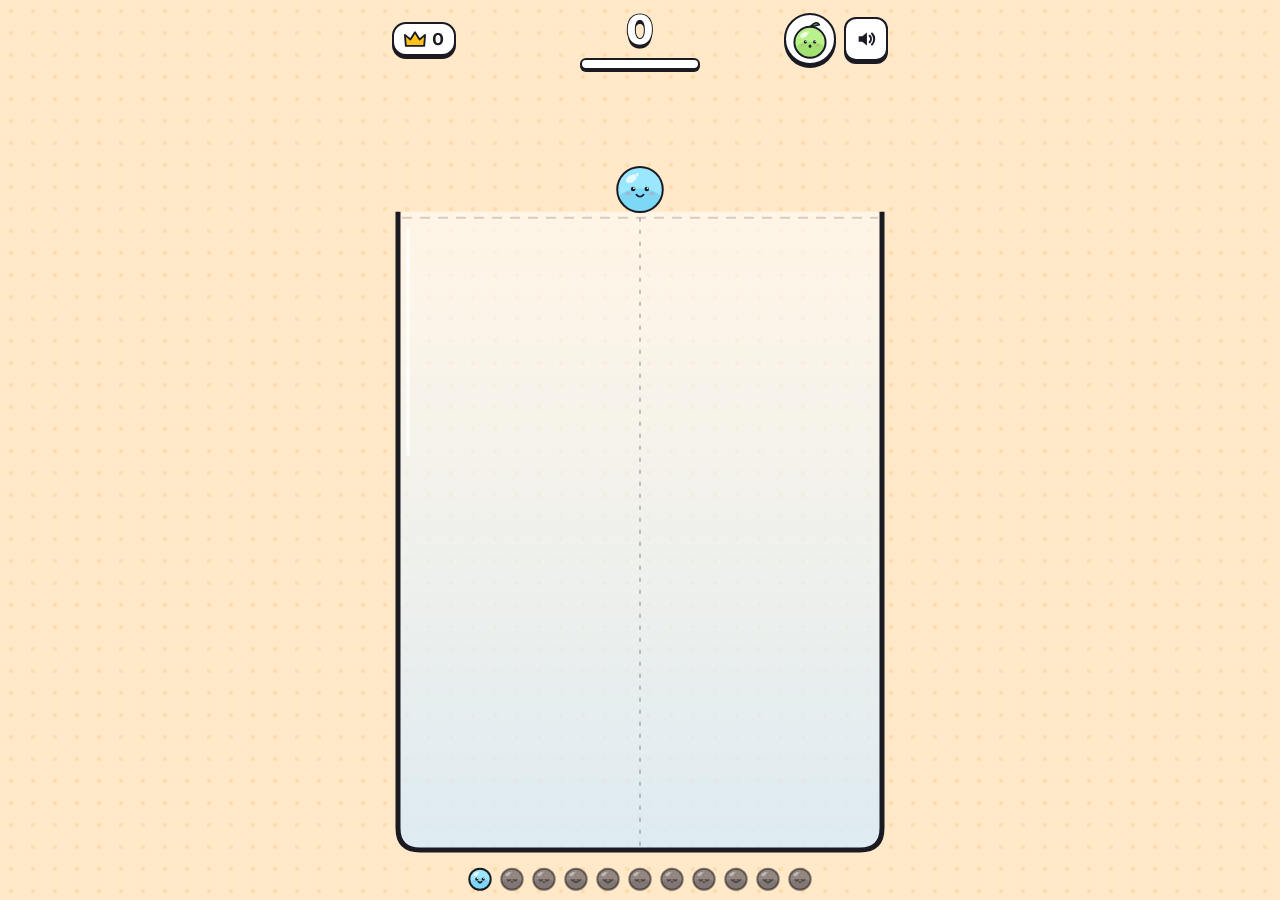
<file: index.html>
<!doctype html>
<html lang="en">
  <head>
    <meta charset="UTF-8" />
    <meta name="viewport" content="width=device-width, initial-scale=1, viewport-fit=cover, user-scalable=no" />
    <meta name="theme-color" content="#ffe9c9" />
    <meta name="description" content="Drop squishy slimes, merge them, grow the King Goo." />
    <meta name="apple-mobile-web-app-status-bar-style" content="default" />
    <meta name="apple-mobile-web-app-title" content="Slime Merge" />
    <link rel="apple-touch-icon" href="./apple-touch-icon.png" />
    <meta name="apple-mobile-web-app-capable" content="yes" />
    <meta name="mobile-web-app-capable" content="yes" />
    <link rel="icon" href="./icon.svg" type="image/svg+xml" />
    <title>Slime Merge</title>
    <script type="module" crossorigin src="./assets/index-C3ipLa-g.js"></script>
    <link rel="modulepreload" crossorigin href="./assets/dist-Btb5Jv1E.js">
    <link rel="modulepreload" crossorigin href="./assets/preload-helper-BaNbYf_w.js">
    <link rel="stylesheet" crossorigin href="./assets/index-C910tgMz.css">
  <link rel="manifest" href="./manifest.webmanifest"></head>
  <body>
    <main class="slime-app">
      <header class="hud">
        <div class="pill best" title="Best"><svg class="crown" viewBox="0 0 24 18" width="22" height="17" aria-hidden="true"><path d="M2 16 1 4l6 5 5-8 5 8 6-5-1 12z" fill="#ffc21a" stroke="#1b1a22" stroke-width="2" stroke-linejoin="round"/></svg><b id="best">0</b></div>
        <div class="score" aria-live="polite"><b id="score">0</b><div id="level" class="level" aria-hidden="true"><i id="level-fill"></i></div></div>
        <div class="hud-right">
          <div class="next" aria-label="Next slime"><canvas id="next" aria-hidden="true"></canvas></div>
          <button id="sound" class="sound" aria-label="Sound" aria-pressed="true">
            <svg viewBox="0 0 24 24" width="22" height="22" aria-hidden="true"><path d="M4 9h4l5-4v14l-5-4H4z" fill="currentColor"/><path class="waves" d="M16 8.5a5 5 0 0 1 0 7M18.5 6a8.5 8.5 0 0 1 0 12" stroke="currentColor" stroke-width="2.2" fill="none" stroke-linecap="round"/><path class="mute" d="M16 9l6 6M22 9l-6 6" stroke="currentColor" stroke-width="2.4" stroke-linecap="round"/></svg>
          </button>
        </div>
      </header>
      <section id="stage" class="stage">
        <canvas id="jar" aria-label="Slime jar. Drag to aim, let go to drop."></canvas>
        <div id="callout" class="callout" aria-live="polite"></div>
        <div id="chip" class="chip" hidden></div>
      </section>
      <footer id="strip" class="strip" aria-label="Slimes found"></footer>
      <div id="sheet" class="over" hidden role="dialog" aria-modal="true" aria-labelledby="card-title">
        <div class="card" id="card"></div>
      </div>
    </main>
  </body>
</html>
</file>
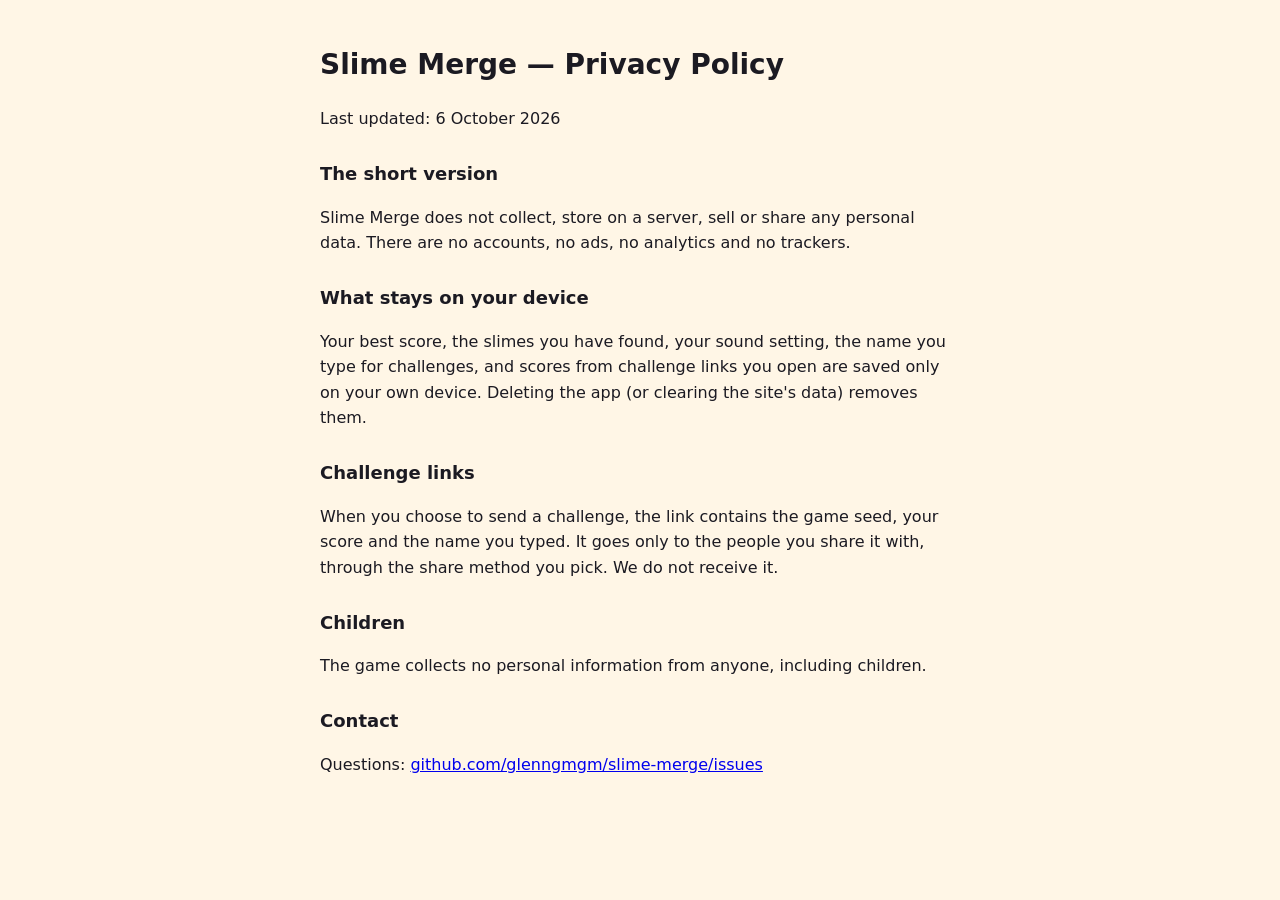
<file: privacy.html>
<!doctype html>
<html lang="en">
<head>
<meta charset="UTF-8" />
<meta name="viewport" content="width=device-width, initial-scale=1" />
<title>Slime Merge — Privacy Policy</title>
<style>
  :root { color-scheme: light dark; }
  body { font: 16px/1.6 system-ui, sans-serif; max-width: 640px; margin: 0 auto; padding: 24px 16px 48px; background: #fff6e6; color: #1b1a22; }
  @media (prefers-color-scheme: dark) { body { background: #1b1a22; color: #f4efe6; } }
  h1 { font-size: 28px; } h2 { font-size: 18px; margin-top: 28px; }
</style>
</head>
<body>
<h1>Slime Merge — Privacy Policy</h1>
<p>Last updated: 6 October 2026</p>
<h2>The short version</h2>
<p>Slime Merge does not collect, store on a server, sell or share any personal data. There are no accounts, no ads, no analytics and no trackers.</p>
<h2>What stays on your device</h2>
<p>Your best score, the slimes you have found, your sound setting, the name you type for challenges, and scores from challenge links you open are saved only on your own device. Deleting the app (or clearing the site's data) removes them.</p>
<h2>Challenge links</h2>
<p>When you choose to send a challenge, the link contains the game seed, your score and the name you typed. It goes only to the people you share it with, through the share method you pick. We do not receive it.</p>
<h2>Children</h2>
<p>The game collects no personal information from anyone, including children.</p>
<h2>Contact</h2>
<p>Questions: <a href="https://github.com/glenngmgm/slime-merge/issues">github.com/glenngmgm/slime-merge/issues</a></p>
</body>
</html>
</file>
<file: assets/index-C910tgMz.css>
@font-face{font-family:Bricolage Grotesque Variable;font-style:normal;font-display:swap;font-weight:200 800;src:url(./bricolage-grotesque-vietnamese-wght-normal-BUzh504Q.woff2)format("woff2-variations");unicode-range:U+102-103,U+110-111,U+128-129,U+168-169,U+1A0-1A1,U+1AF-1B0,U+300-301,U+303-304,U+308-309,U+323,U+329,U+1EA0-1EF9,U+20AB}@font-face{font-family:Bricolage Grotesque Variable;font-style:normal;font-display:swap;font-weight:200 800;src:url(./bricolage-grotesque-latin-ext-wght-normal-CcLUaPy7.woff2)format("woff2-variations");unicode-range:U+100-2BA,U+2BD-2C5,U+2C7-2CC,U+2CE-2D7,U+2DD-2FF,U+304,U+308,U+329,U+1D00-1DBF,U+1E00-1E9F,U+1EF2-1EFF,U+2020,U+20A0-20AB,U+20AD-20C0,U+2113,U+2C60-2C7F,U+A720-A7FF}@font-face{font-family:Bricolage Grotesque Variable;font-style:normal;font-display:swap;font-weight:200 800;src:url(./bricolage-grotesque-latin-wght-normal-DLoelf7F.woff2)format("woff2-variations");unicode-range:U+??,U+131,U+152-153,U+2BB-2BC,U+2C6,U+2DA,U+2DC,U+304,U+308,U+329,U+2000-206F,U+20AC,U+2122,U+2191,U+2193,U+2212,U+2215,U+FEFF,U+FFFD}:root{--ink:#1b1a22;--bg:#ffe9c9;--bg-dots:#ffdcae;--go:#3bd16f;--bad:#e5483d;--gold:#ffc21a;--font:"Bricolage Grotesque Variable", ui-rounded, system-ui, sans-serif}*{box-sizing:border-box}html,body{height:100%;margin:0}body{background:var(--bg) radial-gradient(var(--bg-dots) 2px, transparent 2.5px) 0 0 / 22px 22px;color:var(--ink);font-family:var(--font);overscroll-behavior:none;-webkit-user-select:none;user-select:none;-webkit-tap-highlight-color:transparent;overflow:hidden}.slime-app{height:100dvh;padding:max(8px, env(safe-area-inset-top)) 12px max(8px, env(safe-area-inset-bottom));flex-direction:column;max-width:520px;margin:0 auto;display:flex}.hud{grid-template-columns:1fr auto 1fr;align-items:center;gap:8px;min-height:60px;display:grid}.pill{border:2px solid var(--ink);box-shadow:0 3px 0 var(--ink);background:#fff;border-radius:14px;justify-self:start;align-items:center;gap:6px;padding:4px 10px;font-size:18px;font-weight:800;display:inline-flex}.crown{font-size:16px}.score b{-webkit-text-stroke:2px var(--ink);color:#fff;paint-order:stroke fill;text-shadow:0 4px 0 var(--ink);font-variant-numeric:tabular-nums;font-size:44px;font-weight:900;line-height:1;display:inline-block}.score b.bump{animation:.25s ease-out bump}@keyframes bump{40%{transform:scale(1.18)}}.hud-right{justify-self:end;align-items:center;gap:8px;display:flex}.next{border:2px solid var(--ink);width:52px;height:52px;box-shadow:0 3px 0 var(--ink);background:#fff;border-radius:50%;place-items:center;display:grid;overflow:hidden}.sound{border:2px solid var(--ink);width:44px;height:44px;box-shadow:0 3px 0 var(--ink);color:var(--ink);cursor:pointer;background:#fff;border-radius:12px;place-items:center;padding:0;display:grid}.sound:active{box-shadow:0 1px 0 var(--ink);transform:translateY(2px)}.sound .mute{display:none}.sound.off .mute{display:block}.sound.off .waves{display:none}.sound:focus-visible,.again:focus-visible{outline-offset:3px;outline:3px solid #2f6bff}.stage{flex:1;min-height:0;position:relative}.stage canvas{touch-action:none;cursor:grab;width:100%;height:100%;position:absolute;inset:0}.stage.shake{animation:.3s shake}@keyframes shake{25%{transform:translate(-4px,2px)}50%{transform:translate(4px,-2px)}75%{transform:translate(-2px,1px)}}.stage.danger:after{content:"";pointer-events:none;box-shadow:inset 0 0 0 4px var(--bad);border-radius:20px;animation:.5s infinite alternate pulse;position:absolute;inset:0}@keyframes pulse{0%{opacity:.2}to{opacity:.9}}.callout{white-space:nowrap;pointer-events:none;color:var(--gold);-webkit-text-stroke:2.5px var(--ink);paint-order:stroke fill;text-shadow:0 5px 0 var(--ink);opacity:0;font-size:40px;font-weight:900;position:absolute;top:34%;left:50%;transform:translate(-50%,-50%)scale(.6)}.callout.show{animation:.9s ease-out forwards pop}.callout.new{color:#fff;font-size:34px}.callout.new.show{animation-duration:1.6s}.callout.nova{color:#ff7dd1;font-size:48px}@keyframes pop{0%{opacity:0;transform:translate(-50%,-50%)scale(.5)rotate(-6deg)}18%{opacity:1;transform:translate(-50%,-50%)scale(1.15)rotate(3deg)}30%{transform:translate(-50%,-50%)scale(1)rotate(0)}80%{opacity:1}to{opacity:0;transform:translate(-50%,-70%)scale(1)}}.strip{flex-wrap:nowrap;justify-content:center;gap:2px;padding-top:6px;display:flex}.strip canvas{aspect-ratio:1;flex:0 30px;min-width:0;height:auto!important}.over{z-index:50;background:#1b1a2273;place-items:center;display:grid;position:fixed;inset:0}.over[hidden]{display:none}.over .card{border:3px solid var(--ink);box-shadow:0 6px 0 var(--ink);text-align:center;background:#fff;border-radius:26px;width:min(320px,86vw);padding:22px 26px 26px;animation:.35s cubic-bezier(.3,1.6,.5,1) pop-in}@keyframes pop-in{0%{opacity:0;transform:scale(.7)}}.over h1{color:var(--bad);-webkit-text-stroke:1.5px var(--ink);paint-order:stroke fill;overflow-wrap:anywhere;margin:0;font-size:34px;font-weight:900;line-height:1.1}.over h1.gold{color:var(--gold)}.over h1.warm{color:#ff8a3d}.over .big{font-variant-numeric:tabular-nums;margin:2px 0 12px;font-size:60px;font-weight:900;line-height:1}.over .card-slime{margin:4px auto 0;display:block}.again{width:100%;font:inherit;letter-spacing:.02em;background:var(--go);color:var(--ink);border:3px solid var(--ink);box-shadow:0 6px 0 var(--ink);cursor:pointer;border-radius:18px;padding:16px;font-size:26px;font-weight:900}.again:active{box-shadow:0 2px 0 var(--ink);transform:translateY(4px)}.fx-canvas{pointer-events:none;z-index:60;width:100%;height:100%;position:fixed;inset:0}.toast{display:none}@media (prefers-reduced-motion:reduce){.stage.shake,.callout.show,.score b.bump{animation-duration:10ms}}.score{flex-direction:column;align-items:center;gap:6px;display:flex}.level{border:2px solid var(--ink);width:120px;height:12px;box-shadow:0 2px 0 var(--ink);background:#fff;border-radius:8px;overflow:hidden}.level i{background:var(--gold);width:0;height:100%;transition:width .3s ease-out;display:block}.level.flash{animation:.6s ease-out lvl}@keyframes lvl{30%{background:var(--gold);transform:scale(1.25)}}body{transition:background-color .6s}body[data-world=mint]{--bg:#d9f7e8;--bg-dots:#bdeed6}body[data-world=ocean]{--bg:#d6ecff;--bg-dots:#b7dbff}body[data-world=sunset]{--bg:#ffd9c7;--bg-dots:#ffc1a6}body[data-world=berry]{--bg:#f4d6ff;--bg-dots:#e7b8fb}body[data-world=galaxy]{--bg:#241d3d;--bg-dots:#3a3062}body[data-world=galaxy] .strip canvas:not(.known){filter:brightness(1.6)}.over .card{flex-direction:column;align-items:stretch;gap:10px;display:flex}.over .card>canvas{align-self:center}.over .from{letter-spacing:.12em;color:#8a5a00;font-size:14px;font-weight:900}.over .sub{margin-top:-6px;font-size:22px;font-weight:900}.row{grid-auto-columns:1fr;grid-auto-flow:column;gap:8px;display:grid}.mini{font:inherit;letter-spacing:.02em;color:var(--ink);border:2px solid var(--ink);box-shadow:0 3px 0 var(--ink);cursor:pointer;background:#fff;border-radius:12px;min-height:44px;padding:10px 2px;font-size:13px;font-weight:900}.mini.hot{background:#ff7dd1}.mini:active{box-shadow:0 1px 0 var(--ink);transform:translateY(2px)}.link{font:inherit;color:#5c5764;cursor:pointer;text-underline-offset:3px;background:0 0;border:0;padding:8px;font-size:15px;font-weight:800;text-decoration:underline}.mini:focus-visible,.link:focus-visible,.name-input:focus-visible{outline-offset:2px;outline:3px solid #2f6bff}.meter{align-items:center;gap:8px;margin:-4px 0 4px;display:flex}.meter-bar{border:2px solid var(--ink);background:#f3eadb;border-radius:9px;flex:1;height:14px;overflow:hidden}.meter-bar i{background:#ff8a3d;height:100%;display:block}.meter-goal{place-items:center;display:grid}.board{gap:4px;margin:4px 0 0;padding:0;list-style:none;display:grid}.board li{border:2px solid var(--ink);text-align:left;background:#fff;border-radius:12px;grid-template-columns:26px 1fr auto;align-items:center;gap:8px;padding:6px 10px;font-weight:800;display:grid}.board li.me{background:#e8fbe9}.board .rank{color:#5c5764;place-items:center;font-weight:900;display:grid}.board .who{text-overflow:ellipsis;white-space:nowrap;overflow:hidden}.board b{font-variant-numeric:tabular-nums;font-size:18px}.saveme h1{color:#ff5a3c;font-size:40px}.shake-btn{animation:.5s infinite alternate wobble;background:var(--gold)!important;font-size:34px!important}@keyframes wobble{0%{transform:rotate(-3deg)scale(1)}to{transform:rotate(3deg)scale(1.05)}}.save-timer{border:2px solid var(--ink);background:#f3eadb;border-radius:8px;height:10px;overflow:hidden}.save-timer i{background:var(--bad);transform-origin:0;width:100%;height:100%;animation:4s linear forwards drain;display:block}@keyframes drain{to{transform:scaleX(0)}}.name-input{font:inherit;text-align:center;text-transform:uppercase;border:3px solid var(--ink);width:100%;color:var(--ink);background:#fff;border-radius:14px;padding:12px;font-size:26px;font-weight:900}.chip{border:2px solid var(--ink);box-shadow:0 3px 0 var(--ink);white-space:nowrap;pointer-events:none;z-index:2;background:#fff;border-radius:12px;padding:4px 12px;font-size:15px;font-weight:900;position:absolute;top:4px;left:50%;transform:translate(-50%)}.chip[hidden]{display:none}.chip.won{background:var(--go);animation:.4s bump}.strip canvas.hunt{animation:1.2s ease-in-out infinite hunt}@keyframes hunt{50%{filter:brightness(1.5);transform:scale(1.25)rotate(-8deg)}}body.fever .stage:before{content:"";pointer-events:none;z-index:1;-webkit-mask-composite:xor;background:repeating-linear-gradient(45deg,#ff7dd1 0 14px,#ffc21a 14px 28px,#3dd6d0 28px 42px) border-box;border:6px solid #0000;border-radius:22px;animation:.6s linear infinite fever-spin;position:absolute;inset:-4px;-webkit-mask-image:linear-gradient(#000 0 0),linear-gradient(#000 0 0);-webkit-mask-position:0 0,0 0;-webkit-mask-size:auto,auto;-webkit-mask-repeat:repeat,repeat;-webkit-mask-clip:padding-box,border-box;-webkit-mask-origin:padding-box,border-box;-webkit-mask-composite:xor;mask-composite:exclude;-webkit-mask-source-type:auto,auto;mask-mode:match-source,match-source}@keyframes fever-spin{to{background-position:40px 0}}body.fever .score b{color:var(--gold)}@media (prefers-reduced-motion:reduce){.strip canvas.hunt,.shake-btn,body.fever .stage:before{animation:none}}
</file>
